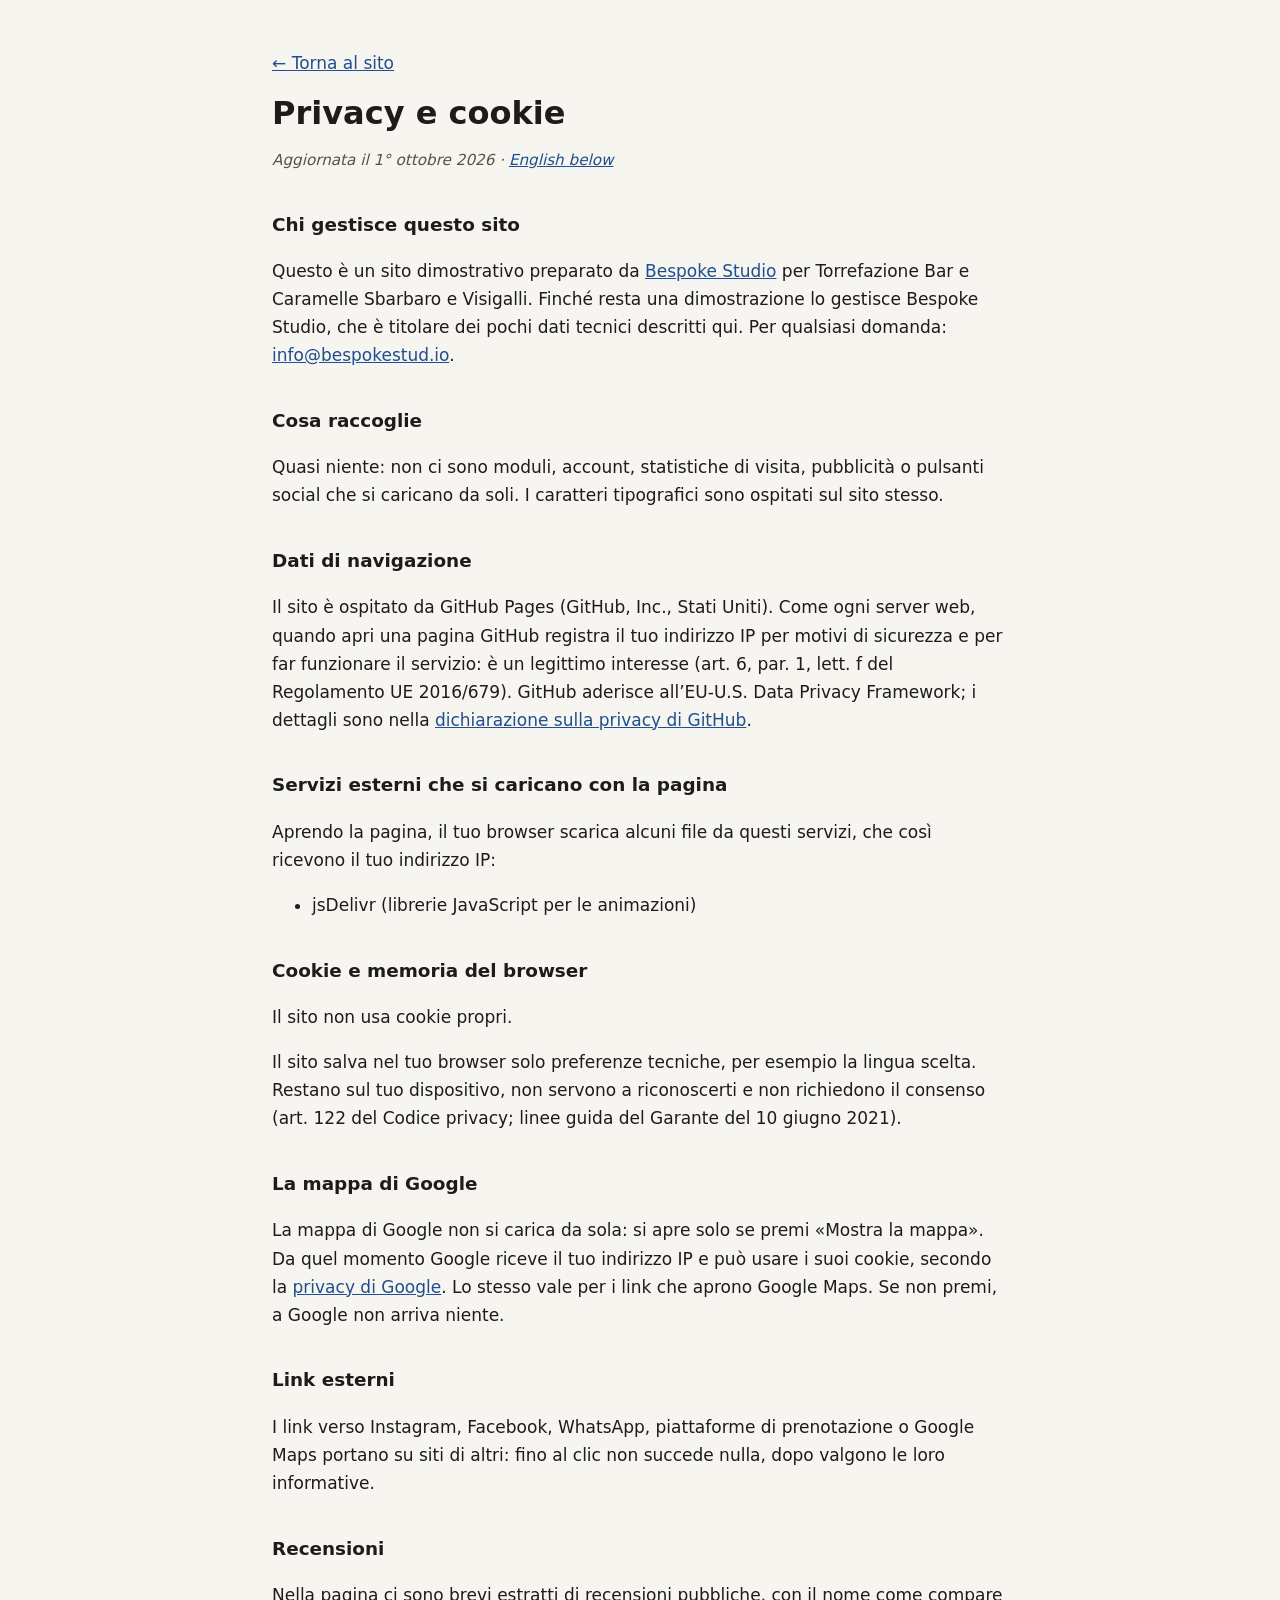
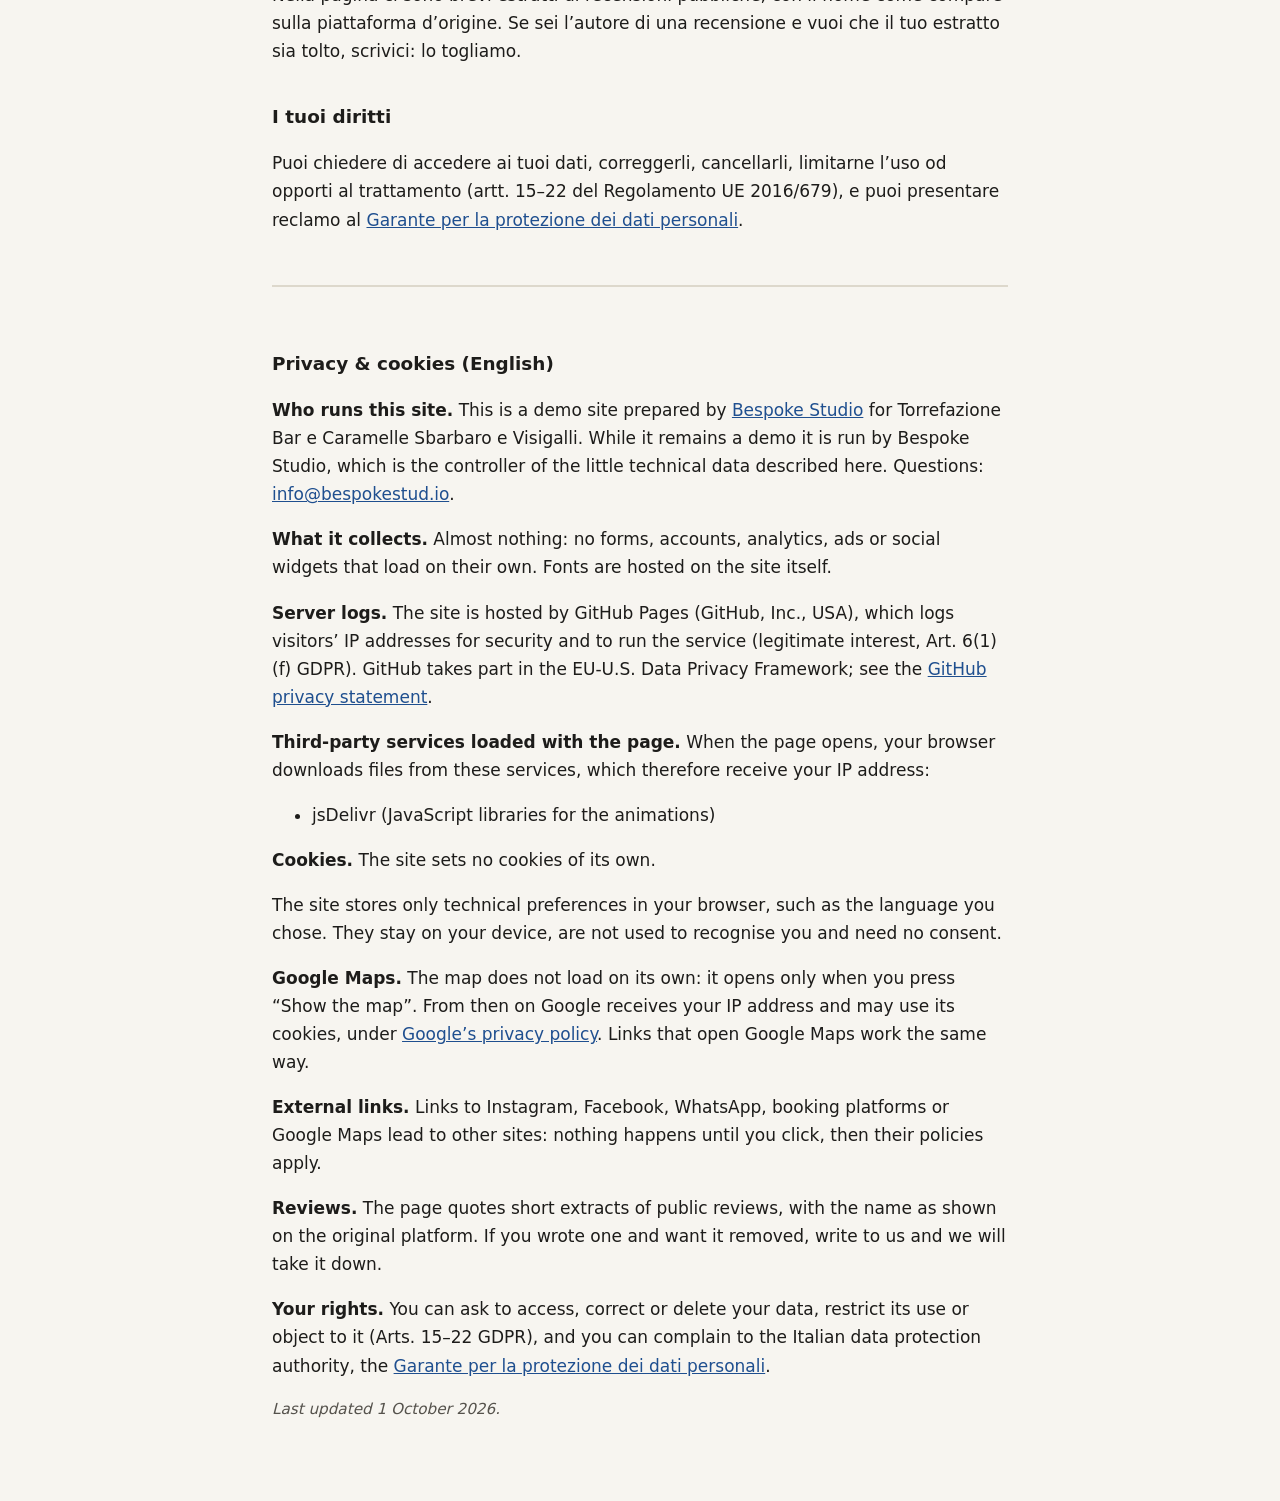
<file: privacy.html>
<!DOCTYPE html>
<html lang="it">
<head>
  <meta charset="UTF-8">
  <meta name="viewport" content="width=device-width, initial-scale=1.0">
  <meta name="robots" content="noindex">
  <title>Privacy e cookie · Torrefazione Bar e Caramelle Sbarbaro e Visigalli</title>
  <meta name="description" content="Informativa privacy e cookie del sito Torrefazione Bar e Caramelle Sbarbaro e Visigalli.">
  <style>
    body { margin: 0; background: #f7f5f0; color: #1d1c1a; font: 17px/1.65 system-ui, -apple-system, "Segoe UI", Roboto, sans-serif; }
    main { max-width: 46rem; margin: 0 auto; padding: 32px 20px 64px; }
    h1 { font-size: 2rem; line-height: 1.2; margin: 0.4em 0 0.2em; }
    h2 { font-size: 1.15rem; margin: 2em 0 0.4em; }
    a { color: #1f4f8f; }
    .data { color: #55524c; font-style: italic; font-size: 0.95rem; }
    .en { margin-top: 3em; padding-top: 1.5em; border-top: 2px solid #ddd8cc; }
    code { font-size: 0.9em; background: #ebe7dc; padding: 0 4px; border-radius: 3px; }
  </style>
</head>
<body>
<main>
  <p><a href="index.html">← Torna al sito</a></p>
  <h1>Privacy e cookie</h1>
  <p class="data">Aggiornata il 1° ottobre 2026 · <a href="#english" lang="en">English below</a></p>
  <h2>Chi gestisce questo sito</h2>
  <p>Questo è un sito dimostrativo preparato da <a href="https://bespokestud.io" rel="noopener">Bespoke Studio</a> per Torrefazione Bar e Caramelle Sbarbaro e Visigalli. Finché resta una dimostrazione lo gestisce Bespoke Studio, che è titolare dei pochi dati tecnici descritti qui. Per qualsiasi domanda: <a href="mailto:info@bespokestud.io">info@bespokestud.io</a>.</p>
  <h2>Cosa raccoglie</h2>
  <p>Quasi niente: non ci sono moduli, account, statistiche di visita, pubblicità o pulsanti social che si caricano da soli. I caratteri tipografici sono ospitati sul sito stesso.</p>
  <h2>Dati di navigazione</h2>
  <p>Il sito è ospitato da GitHub Pages (GitHub, Inc., Stati Uniti). Come ogni server web, quando apri una pagina GitHub registra il tuo indirizzo IP per motivi di sicurezza e per far funzionare il servizio: è un legittimo interesse (art. 6, par. 1, lett. f del Regolamento UE 2016/679). GitHub aderisce all’EU-U.S. Data Privacy Framework; i dettagli sono nella <a href="https://docs.github.com/site-policy/privacy-policies/github-general-privacy-statement" rel="noopener">dichiarazione sulla privacy di GitHub</a>.</p>
  <h2>Servizi esterni che si caricano con la pagina</h2>
  <p>Aprendo la pagina, il tuo browser scarica alcuni file da questi servizi, che così ricevono il tuo indirizzo IP:</p>
  <ul><li>jsDelivr (librerie JavaScript per le animazioni)</li></ul>
  <h2>Cookie e memoria del browser</h2>
  <p>Il sito non usa cookie propri.</p>
  <p>Il sito salva nel tuo browser solo preferenze tecniche, per esempio la lingua scelta. Restano sul tuo dispositivo, non servono a riconoscerti e non richiedono il consenso (art. 122 del Codice privacy; linee guida del Garante del 10 giugno 2021).</p>
  <h2>La mappa di Google</h2>
  <p>La mappa di Google non si carica da sola: si apre solo se premi «Mostra la mappa». Da quel momento Google riceve il tuo indirizzo IP e può usare i suoi cookie, secondo la <a href="https://policies.google.com/privacy?hl=it" rel="noopener">privacy di Google</a>. Lo stesso vale per i link che aprono Google Maps. Se non premi, a Google non arriva niente.</p>
  <h2>Link esterni</h2>
  <p>I link verso Instagram, Facebook, WhatsApp, piattaforme di prenotazione o Google Maps portano su siti di altri: fino al clic non succede nulla, dopo valgono le loro informative.</p>
  <h2>Recensioni</h2>
  <p>Nella pagina ci sono brevi estratti di recensioni pubbliche, con il nome come compare sulla piattaforma d’origine. Se sei l’autore di una recensione e vuoi che il tuo estratto sia tolto, scrivici: lo togliamo.</p>
  <h2>I tuoi diritti</h2>
  <p>Puoi chiedere di accedere ai tuoi dati, correggerli, cancellarli, limitarne l’uso od opporti al trattamento (artt. 15–22 del Regolamento UE 2016/679), e puoi presentare reclamo al <a href="https://www.garanteprivacy.it" rel="noopener">Garante per la protezione dei dati personali</a>.</p>
  <div class="en" id="english" lang="en">
    <h2>Privacy &amp; cookies (English)</h2>
    <p><strong>Who runs this site.</strong> This is a demo site prepared by <a href="https://bespokestud.io" rel="noopener">Bespoke Studio</a> for Torrefazione Bar e Caramelle Sbarbaro e Visigalli. While it remains a demo it is run by Bespoke Studio, which is the controller of the little technical data described here. Questions: <a href="mailto:info@bespokestud.io">info@bespokestud.io</a>.</p>
    <p><strong>What it collects.</strong> Almost nothing: no forms, accounts, analytics, ads or social widgets that load on their own. Fonts are hosted on the site itself.</p>
    <p><strong>Server logs.</strong> The site is hosted by GitHub Pages (GitHub, Inc., USA), which logs visitors’ IP addresses for security and to run the service (legitimate interest, Art. 6(1)(f) GDPR). GitHub takes part in the EU-U.S. Data Privacy Framework; see the <a href="https://docs.github.com/site-policy/privacy-policies/github-general-privacy-statement" rel="noopener">GitHub privacy statement</a>.</p>
    <p><strong>Third-party services loaded with the page.</strong> When the page opens, your browser downloads files from these services, which therefore receive your IP address:</p><ul><li>jsDelivr (JavaScript libraries for the animations)</li></ul>
    <p><strong>Cookies.</strong> The site sets no cookies of its own.</p>
    <p>The site stores only technical preferences in your browser, such as the language you chose. They stay on your device, are not used to recognise you and need no consent.</p>
    <p><strong>Google Maps.</strong> The map does not load on its own: it opens only when you press “Show the map”. From then on Google receives your IP address and may use its cookies, under <a href="https://policies.google.com/privacy?hl=en" rel="noopener">Google’s privacy policy</a>. Links that open Google Maps work the same way.</p>
    <p><strong>External links.</strong> Links to Instagram, Facebook, WhatsApp, booking platforms or Google Maps lead to other sites: nothing happens until you click, then their policies apply.</p>
    <p><strong>Reviews.</strong> The page quotes short extracts of public reviews, with the name as shown on the original platform. If you wrote one and want it removed, write to us and we will take it down.</p>
    <p><strong>Your rights.</strong> You can ask to access, correct or delete your data, restrict its use or object to it (Arts. 15–22 GDPR), and you can complain to the Italian data protection authority, the <a href="https://www.garanteprivacy.it" rel="noopener">Garante per la protezione dei dati personali</a>.</p>
    <p class="data">Last updated 1 October 2026.</p>
  </div>
</main>
</body>
</html>
</file>
